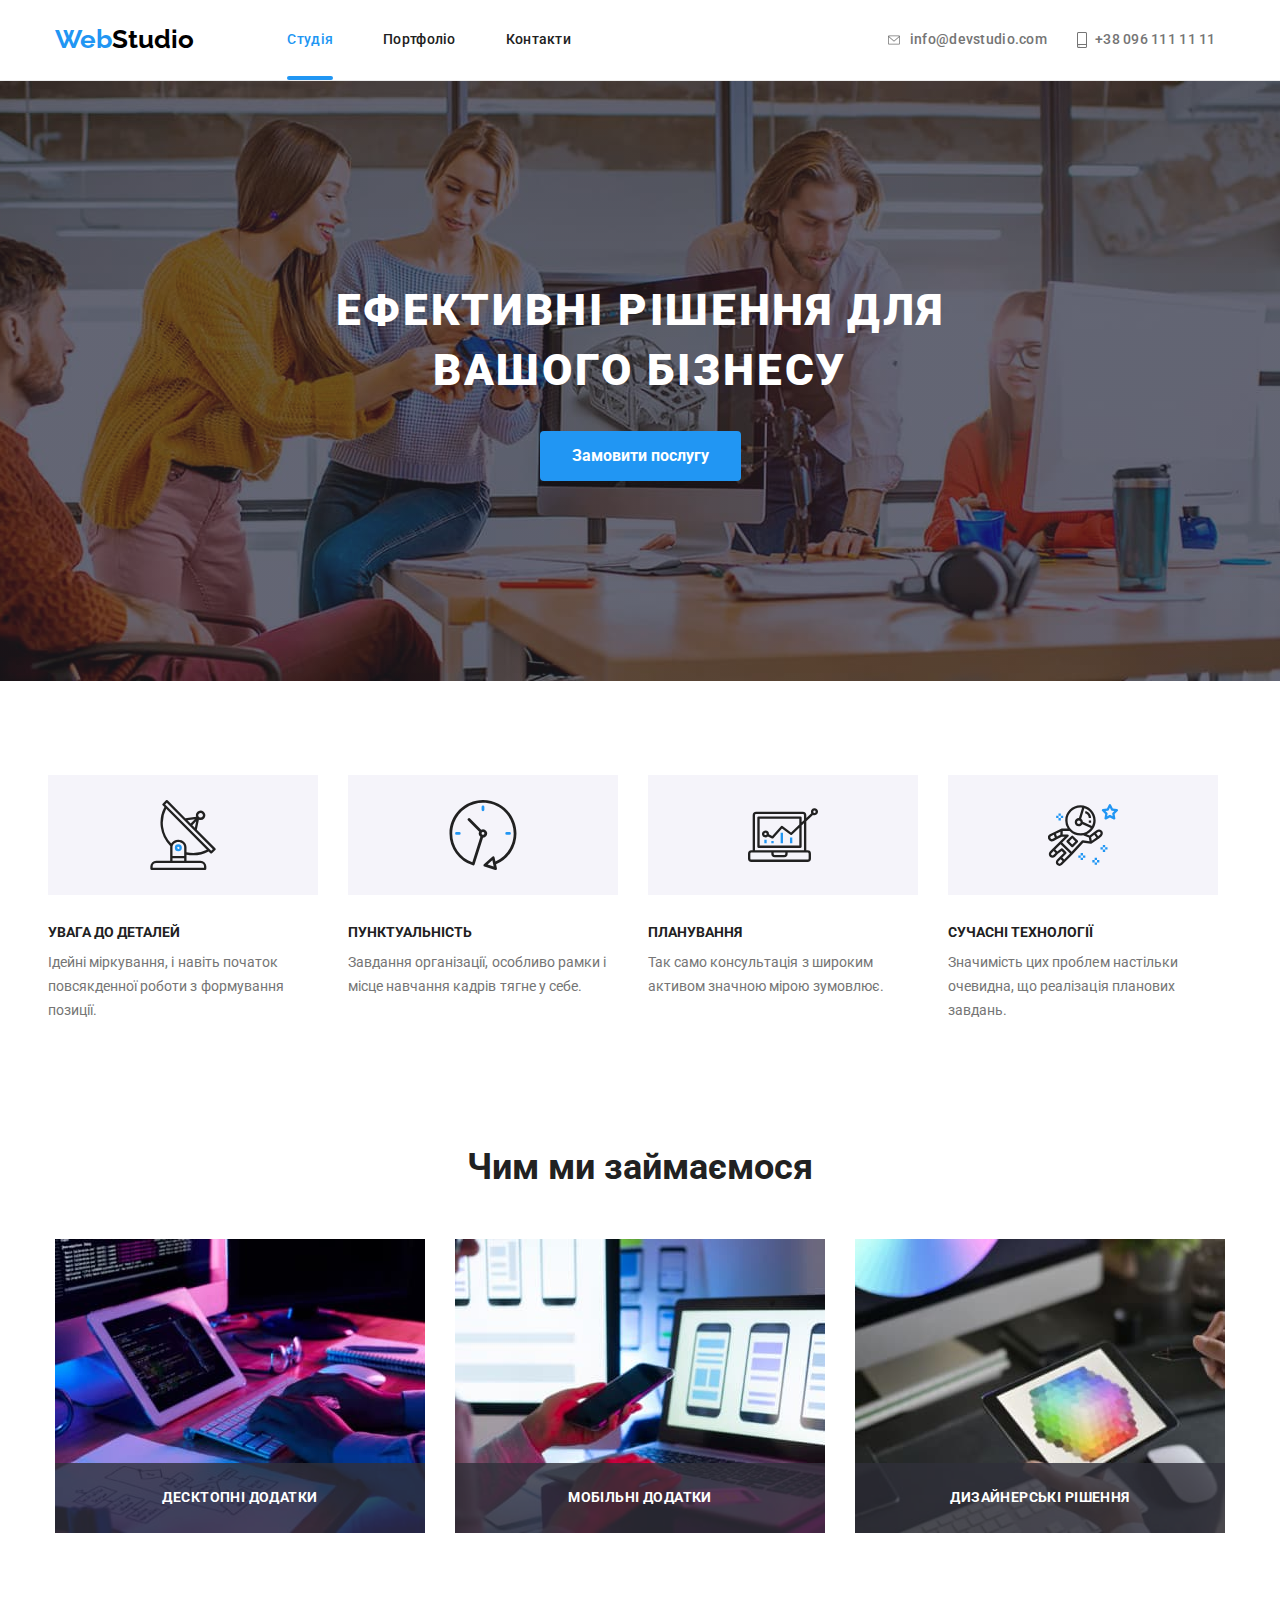
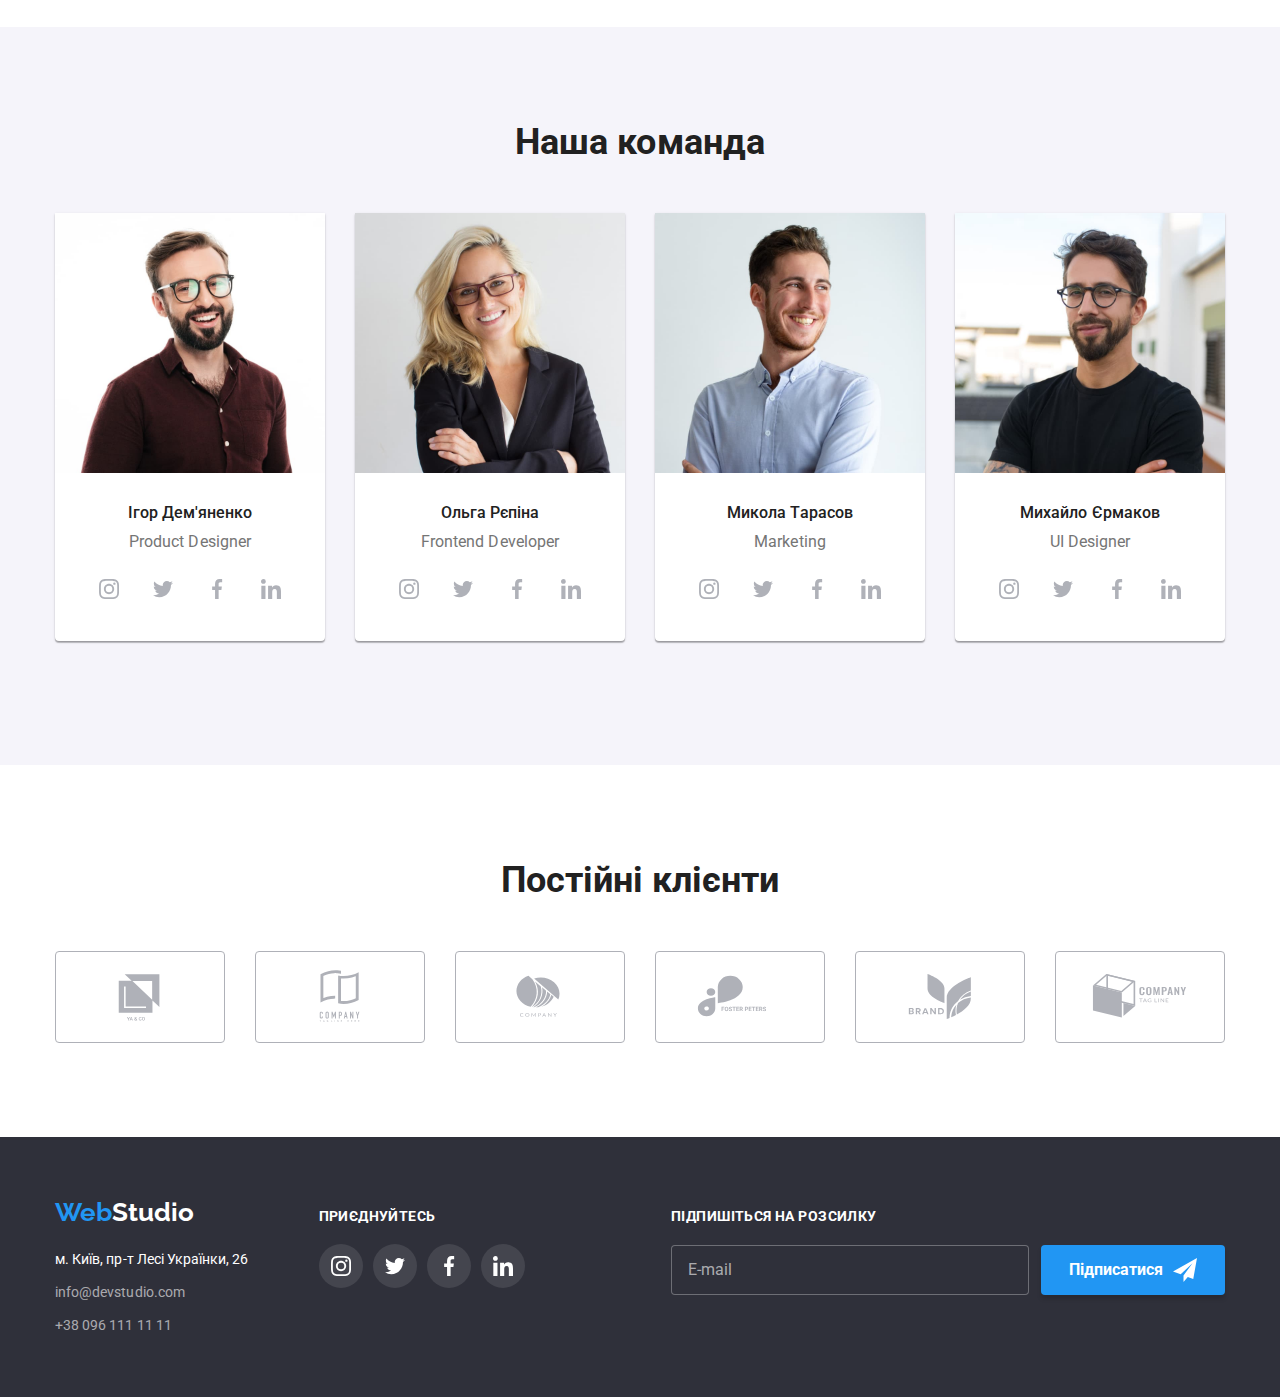
<file: index.html>
<!DOCTYPE html>
<html lang="uk">
  <head>
    <meta name="viewport" content="width=device-width, initial-scale=1.0" />
    <title>WebStudio</title>
    <link
      href="https://fonts.googleapis.com/css2?family=Raleway:wght@700&family=Roboto:wght@400;500;700;900&display=swap"
      rel="stylesheet"
    />
    <link
      rel="stylesheet"
      href="https://cdnjs.cloudflare.com/ajax/libs/modern-normalize/1.1.0/modern-normalize.min.css"
    />
    <link rel="stylesheet" href="./css/main.min.css" />
    <meta charset="UTF-8" />
    <meta http-equiv="X-UA-Compatible" content="IE=edge" />
  </head>
  <body>
    <header class="header">
      <div class="header__main-nav container vertical">
        <a href="./index.html" class="logo header__logo"
          ><span class="header__span">Web</span>Studio</a
        >

        <button
          type="button"
          class="menu-btn js-open-menu"
          aria-expanded="false"
          aria-controls="mobile-menu"
        >
          <svg width="40px" height="40px" aria-label="Перемикач меню">
            <use class="menu-btn__open" href="./images/icons.svg#icon-menu_40px-1"></use>
          </svg>
        </button>

        <div class="menu js-menu-container" id="mobile-menu">
          <button type="button" class="menu-btn js-close-menu">
            <svg width="40px" height="40px" aria-label="Перемикач меню">
              <use class="menu-btn__close" href="./images/icons.svg#icon-close_40px"></use>
            </svg>
          </button>
          <div class="menu__navigation">
            <nav class="site-nav">
              <ul class="site-nav__list">
                <li class="site-nav__item">
                  <a href="./index.html" class="site-nav__link current">Студія</a>
                </li>
                <li class="site-nav__item">
                  <a href="./portfolio.html" class="site-nav__link">Портфоліо</a>
                </li>
                <li class="site-nav__item">
                  <a href="" class="site-nav__link">Контакти</a>
                </li>
              </ul>
            </nav>
          </div>

          <div class="menu__flex">
            <div class="menu__contacts">
              <ul class="list-contact">
                <li class="list-contact__item">
                  <a
                    href="mailto:info@devstudio.com"
                    class="list-contact__link list-contact__link--font list-contact__link--margin"
                  >
                    <svg class="list-contact__icon" width="16" height="12">
                      <use href="./images/icons.svg#icon-envelope-1"></use>
                    </svg>
                    info@devstudio.com</a
                  >
                </li>
                <li class="list-contact__item">
                  <a href="tel:+380961111111" class="list-contact__link">
                    <svg class="list-contact__icon" width="10" height="16">
                      <use href="./images/icons.svg#icon-smartphone-1"></use></svg
                    >+38 096 111 11 11</a
                  >
                </li>
              </ul>
            </div>

            <div class="menu__social">
              <ul class="header-social">
                <li class="header-social__item">
                  <a href="" class="header-social__link">Instagram</a>
                </li>
                <li class="header-social__item">
                  <a href="" class="header-social__link">Twitter</a>
                </li>
                <li class="header-social__item">
                  <a href="" class="header-social__link">Facebook</a>
                </li>
                <li class="header-social__item">
                  <a href="" class="header-social__link">LinkedIn</a>
                </li>
              </ul>
            </div>
          </div>
        </div>
      </div>
    </header>
    <main>
      <section class="hero overlay">
        <div class="container vertical">
          <h1 class="hero__title">
            Ефективні рішення для <br />
            вашого бізнесу
          </h1>
          <button type="button" class="hero__btn" data-modal-open>Замовити послугу</button>

          <div class="backdrop is-hidden" data-modal>
            <div class="modal">
              <button class="modal__btn" data-modal-close>
                <svg width="18" height="18">
                  <use href="./images/icons.svg#icon-close-black-18dp-2-1-1"></use>
                </svg>
              </button>

              <p class="modal__text">Залиште свої дані, ми вам передзвонимо</p>
              <form class="form">
                <div class="form__div">
                  <span class="form__text">Ім'я</span>
                  <label class="form__field">
                    <input class="form__input" type="text" name="name" />
                    <svg class="form__icon" width="18" height="18">
                      <use href="./images/icons.svg#icon-person-black"></use>
                    </svg>
                  </label>
                </div>
                <div class="form__div">
                  <span class="form__text">Телефон</span>
                  <label class="form__field">
                    <input class="form__input" type="tel" name="telephone" />
                    <svg class="form__icon" width="18" height="18">
                      <use href="./images/icons.svg#icon-phone-black"></use>
                    </svg>
                  </label>
                </div>
                <div class="form__div">
                  <span class="form__text">Пошта</span>
                  <label class="form__field">
                    <input class="form__input" type="email" name="email" />
                    <svg class="form__icon" width="18" height="18">
                      <use href="./images/icons.svg#icon-email-black"></use>
                    </svg>
                  </label>
                </div>
                <div class="form__div-check">
                  <span class="form__text">Коментар</span>
                  <label class="form__field">
                    <textarea
                      class="form__area"
                      name="comment"
                      placeholder="Введіть текст"
                    ></textarea>
                  </label>
                </div>
                <label class="form__check-area">
                  <input class="form__checkbox visually-hidden" type="checkbox" name="license" />
                  <svg width="16" height="15" class="form__check-svg">
                    <use href="./images/icons.svg#icon-icon-check"></use>
                  </svg>
                  <span class="form__license"
                    >Погоджуюся з розсилкою та приймаю
                    <a href="" class="form__link">Умови договору</a></span
                  >
                </label>

                <button type="submit" class="form__btn">Відправити</button>
              </form>
            </div>
          </div>
        </div>
      </section>

      <section class="section">
        <div class="container">
          <h2 class="visually-hidden">Переваги студії</h2>
          <ul class="feature-list">
            <li class="feature-list__item">
              <div class="feature-list__thumb">
                <svg width="70" height="70">
                  <use href="./images/icons.svg#icon-antenna-1"></use>
                </svg>
              </div>
              <h3 class="feature-list__title">УВАГА ДО ДЕТАЛЕЙ</h3>
              <p class="feature-list__text">
                Ідейні міркування, і навіть початок повсякденної роботи з формування позиції.
              </p>
            </li>

            <li class="feature-list__item">
              <div class="feature-list__thumb">
                <svg width="70" height="70">
                  <use href="./images/icons.svg#icon-clock-1"></use>
                </svg>
              </div>
              <h3 class="feature-list__title">ПУНКТУАЛЬНІСТЬ</h3>
              <p class="feature-list__text">
                Завдання організації, особливо рамки і місце навчання кадрів тягне у себе.
              </p>
            </li>

            <li class="feature-list__item">
              <div class="feature-list__thumb">
                <svg width="70" height="70">
                  <use href="./images/icons.svg#icon-diagram-1"></use>
                </svg>
              </div>
              <h3 class="feature-list__title">ПЛАНУВАННЯ</h3>
              <p class="feature-list__text">
                Так само консультація з широким активом значною мірою зумовлює.
              </p>
            </li>

            <li class="feature-list__item">
              <div class="feature-list__thumb">
                <svg width="70" height="70">
                  <use href="./images/icons.svg#icon-astronaut-1"></use>
                </svg>
              </div>
              <h3 class="feature-list__title">СУЧАСНІ ТЕХНОЛОГІЇ</h3>
              <p class="feature-list__text">
                Значимість цих проблем настільки очевидна, що реалізація планових завдань.
              </p>
            </li>
          </ul>
        </div>
      </section>

      <section class="section section--padding">
        <div class="container container--hidden">
          <h2 class="section__title">Чим ми займаємося</h2>
          <ul class="activity-list">
            <li class="activity-list__item">
              <div class="activity-list__overlay">
                <img
                  srcset="./images/1.jpg 1x, ./images/1.2.jpg 2x"
                  src="./images/1.jpg"
                  alt="процес
                написання коду"
                  width="370"
                />
                <div class="activity-list__background">
                  <p class="activity-list__descr">Десктопні додатки</p>
                </div>
              </div>
            </li>
            <li class="activity-list__item">
              <div class="activity-list__overlay">
                <img
                  srcset="./images/2.jpg 1x, ./images/2.2.jpg 2x"
                  src="./images/2.jpg"
                  alt="процес створення макету додатку"
                  width="370"
                />
                <div class="activity-list__background">
                  <p class="activity-list__descr">Мобільні додатки</p>
                </div>
              </div>
            </li>
            <li class="activity-list__item">
              <div class="activity-list__overlay">
                <img
                  srcset="./images/3.jpg 1x, ./images/3.2.jpg 2x"
                  src="./images/3.jpg"
                  alt="обрання кольорової гами"
                  width="370"
                />
                <div class="activity-list__background">
                  <p class="activity-list__descr">Дизайнерські рішення</p>
                </div>
              </div>
            </li>
          </ul>
        </div>
      </section>

      <section class="section section--color">
        <div class="container">
          <h2 class="section__title">Наша команда</h2>
          <ul class="unit-list">
            <li class="unit-list__item">
              <img
                srcset="
                  ./images/Igordesktop1x.jpg 270w,
                  ./images/Igortablet1x.jpg  354w,
                  ./images/Igormobile1x.jpg  450w,
                  ./images/Igordesktop2x.jpg 540w,
                  ./images/Igortablet2x.jpg  708w,
                  ./images/Igormobile2x.jpg  900w
                "
                sizes="(min-width: 1200px) 270px, (min-width: 768px) 354px, 450px"
                src="./images/Igordesktop1x.jpg"
                alt="чоловік посміхається"
              />
              <div class="unit-list__position">
                <h3 class="unit-list__name">Ігор Дем'яненко</h3>
                <p class="unit-list__job">Product Designer</p>

                <ul class="social-list">
                  <li class="social-list__item">
                    <a href="" class="social-list__link">
                      <svg width="20" height="20">
                        <use href="./images/icons.svg#icon-instagram-1"></use>
                      </svg>
                    </a>
                  </li>

                  <li class="social-list__item">
                    <a href="" class="social-list__link">
                      <svg width="20" height="20">
                        <use href="./images/icons.svg#icon-twitter-1"></use>
                      </svg>
                    </a>
                  </li>
                  <li class="social-list__item">
                    <a href="" class="social-list__link">
                      <svg width="20" height="20">
                        <use href="./images/icons.svg#icon-facebook-1-1"></use>
                      </svg>
                    </a>
                  </li>
                  <li class="social-list__item">
                    <a href="" class="social-list__link">
                      <svg width="20" height="20">
                        <use href="./images/icons.svg#icon-linkedin-1"></use>
                      </svg>
                    </a>
                  </li>
                </ul>
              </div>
            </li>

            <li class="unit-list__item">
              <img
                srcset="
                  ./images/Olgadesktop1x.jpg 270w,
                  ./images/Olgatablet1x.jpg  354w,
                  ./images/Olgamobile1x.jpg  450w,
                  ./images/Olgadesktop2x.jpg 540w,
                  ./images/Olgatablet2x.jpg  708w,
                  ./images/Olgamobile2x.jpg  900w
                "
                sizes="(min-width: 1200px) 270px, (min-width: 768px) 354px, 450px"
                src="./images/Olgadesktop1x.jpg"
                alt="жінка в окулярах"
              />
              <div class="unit-list__position">
                <h3 class="unit-list__name">Ольга Рєпіна</h3>
                <p class="unit-list__job">Frontend Developer</p>
                <ul class="social-list">
                  <li class="social-list__item">
                    <a href="" class="social-list__link">
                      <svg width="20" height="20">
                        <use href="./images/icons.svg#icon-instagram-1"></use>
                      </svg>
                    </a>
                  </li>

                  <li class="social-list__item">
                    <a href="" class="social-list__link">
                      <svg width="20" height="20">
                        <use href="./images/icons.svg#icon-twitter-1"></use>
                      </svg>
                    </a>
                  </li>
                  <li class="social-list__item">
                    <a href="" class="social-list__link">
                      <svg width="20" height="20">
                        <use href="./images/icons.svg#icon-facebook-1-1"></use>
                      </svg>
                    </a>
                  </li>
                  <li class="social-list__item">
                    <a href="" class="social-list__link">
                      <svg width="20" height="20">
                        <use href="./images/icons.svg#icon-linkedin-1"></use>
                      </svg>
                    </a>
                  </li>
                </ul>
              </div>
            </li>

            <li class="unit-list__item">
              <img
                srcset="
                  ./images/Mykoladesktop1x.jpg 270w,
                  ./images/Mykolatablet1x.jpg  354w,
                  ./images/Mykolamobile1x.jpg  450w,
                  ./images/Mykoladesktop2x.jpg 540w,
                  ./images/Mykolatablet2x.jpg  708w,
                  ./images/Mykolamobile2x.jpg  900w
                "
                sizes="(min-width: 1200px) 270px, (min-width: 768px) 354px, 450px"
                src="./images/Mykoladesktop1x.jpg"
                alt="чоловік посміхається"
              />

              <div class="unit-list__position">
                <h3 class="unit-list__name">Микола Тарасов</h3>
                <p class="unit-list__job">Marketing</p>
                <ul class="social-list">
                  <li class="social-list__item">
                    <a href="" class="social-list__link">
                      <svg width="20" height="20">
                        <use href="./images/icons.svg#icon-instagram-1"></use>
                      </svg>
                    </a>
                  </li>

                  <li class="social-list__item">
                    <a href="" class="social-list__link">
                      <svg width="20" height="20">
                        <use href="./images/icons.svg#icon-twitter-1"></use>
                      </svg>
                    </a>
                  </li>
                  <li class="social-list__item">
                    <a href="" class="social-list__link">
                      <svg width="20" height="20">
                        <use href="./images/icons.svg#icon-facebook-1-1"></use>
                      </svg>
                    </a>
                  </li>
                  <li class="social-list__item">
                    <a href="" class="social-list__link">
                      <svg width="20" height="20">
                        <use href="./images/icons.svg#icon-linkedin-1"></use>
                      </svg>
                    </a>
                  </li>
                </ul>
              </div>
            </li>

            <li class="unit-list__item">
              <img
                srcset="
                  ./images/Myhailodesktop1x.jpg 270w,
                  ./images/Myhailotablet1x.jpg  354w,
                  ./images/Myhailomobile1x.jpg  450w,
                  ./images/Myhailodesktop2x.jpg 540w,
                  ./images/Myhailotablet2x.jpg  708w,
                  ./images/Myhailomobile2x.jpg  900w
                "
                sizes="(min-width: 1200px) 270px, (min-width: 768px) 354px, 450px"
                src="./images/Myhailodesktop1x.jpg"
                alt="чоловік зі схрещеними руками"
              />
              <div class="unit-list__position">
                <h3 class="unit-list__name">Михайло Єрмаков</h3>
                <p class="unit-list__job">UI Designer</p>

                <ul class="social-list">
                  <li class="social-list__item">
                    <a href="" class="social-list__link">
                      <svg width="20" height="20">
                        <use href="./images/icons.svg#icon-instagram-1"></use>
                      </svg>
                    </a>
                  </li>

                  <li class="social-list__item">
                    <a href="" class="social-list__link">
                      <svg width="20" height="20">
                        <use href="./images/icons.svg#icon-twitter-1"></use>
                      </svg>
                    </a>
                  </li>
                  <li class="social-list__item">
                    <a href="" class="social-list__link">
                      <svg width="20" height="20">
                        <use href="./images/icons.svg#icon-facebook-1-1"></use>
                      </svg>
                    </a>
                  </li>
                  <li class="social-list__item">
                    <a href="" class="social-list__link">
                      <svg width="20" height="20">
                        <use href="./images/icons.svg#icon-linkedin-1"></use>
                      </svg>
                    </a>
                  </li>
                </ul>
              </div>
            </li>
          </ul>
        </div>
      </section>

      <section class="section">
        <div class="container">
          <h2 class="section__title">Постійні клієнти</h2>
          <ul class="clients-list">
            <li class="clients-list__item">
              <a href="" class="clients-list__link">
                <svg width="106" height="60">
                  <use href="./images/icons.svg#icon-Logo"></use>
                </svg>
              </a>
            </li>

            <li class="clients-list__item">
              <a href="" class="clients-list__link">
                <svg width="106" height="60">
                  <use href="./images/icons.svg#icon-Logo-1"></use>
                </svg>
              </a>
            </li>
            <li class="clients-list__item">
              <a href="" class="clients-list__link">
                <svg width="106" height="60">
                  <use href="./images/icons.svg#icon-Logo-2"></use>
                </svg>
              </a>
            </li>
            <li class="clients-list__item">
              <a href="" class="clients-list__link">
                <svg width="106" height="60">
                  <use href="./images/icons.svg#icon-Logo-6"></use>
                </svg>
              </a>
            </li>
            <li class="clients-list__item">
              <a href="" class="clients-list__link">
                <svg class="" width="106" height="60">
                  <use href="./images/icons.svg#icon-Logo-4"></use>
                </svg>
              </a>
            </li>
            <li class="clients-list__item">
              <a href="" class="clients-list__link">
                <svg width="106" height="60">
                  <use href="./images/icons.svg#icon-Logo-5"></use>
                </svg>
              </a>
            </li>
          </ul>
        </div>
      </section>
    </main>

    <footer class="footer">
      <div class="container vertical footer__content">
        <div class="footer__flex">
          <div class="footer__info">
            <a href="./index.html" class="logo footer__logo"
              ><span class="footer__span">Web</span>Studio</a
            >
            <address class="footer-address">
              <span class="footer-address__span">м. Київ, пр-т Лесі Українки, 26</span>
              <ul class="footer-contact_list">
                <li class="footer-contact_item">
                  <a href="mailto:info@devstudio.com" class="footer-contact__link"
                    >info@devstudio.com</a
                  >
                </li>
                <li class="footer-contact_item">
                  <a href="tel:+380961111111" class="footer-contact__link">+38 096 111 11 11</a>
                </li>
              </ul>
            </address>
          </div>

          <div class="footer-network">
            <p class="footer-network__text">Приєднуйтесь</p>
            <ul class="social-list">
              <li class="social-list__item">
                <a href="" class="social-list__link social-list__link--color">
                  <svg width="20" height="20">
                    <use href="./images/icons.svg#icon-instagram-1"></use>
                  </svg>
                </a>
              </li>

              <li class="social-list__item">
                <a href="" class="social-list__link social-list__link--color">
                  <svg width="20" height="20">
                    <use href="./images/icons.svg#icon-twitter-1"></use>
                  </svg>
                </a>
              </li>
              <li class="social-list__item">
                <a href="" class="social-list__link social-list__link--color">
                  <svg width="20" height="20">
                    <use href="./images/icons.svg#icon-facebook-1-1"></use>
                  </svg>
                </a>
              </li>
              <li class="social-list__item">
                <a href="" class="social-list__link social-list__link--color">
                  <svg width="20" height="20">
                    <use href="./images/icons.svg#icon-linkedin-1"></use>
                  </svg>
                </a>
              </li>
            </ul>
          </div>
        </div>

        <div class="footer__div">
          <p class="form-sub-title">Підпишіться на розсилку</p>
          <form class="footer-form">
            <input
              type="email"
              class="footer-form__input footer-form__input--margin"
              name="email"
              placeholder="E-mail"
            />
            <button type="submit" class="footer-form__btn">
              Підписатися
              <svg class="footer-form__icon" width="24" height="24">
                <use href="./images/icons.svg#icon-icon-send"></use>
              </svg>
            </button>
          </form>
        </div>
      </div>
    </footer>

    <script src="./js/modal.js"></script>
    <script src="./js/mobile-menu.js"></script>
  </body>
</html>
</file>
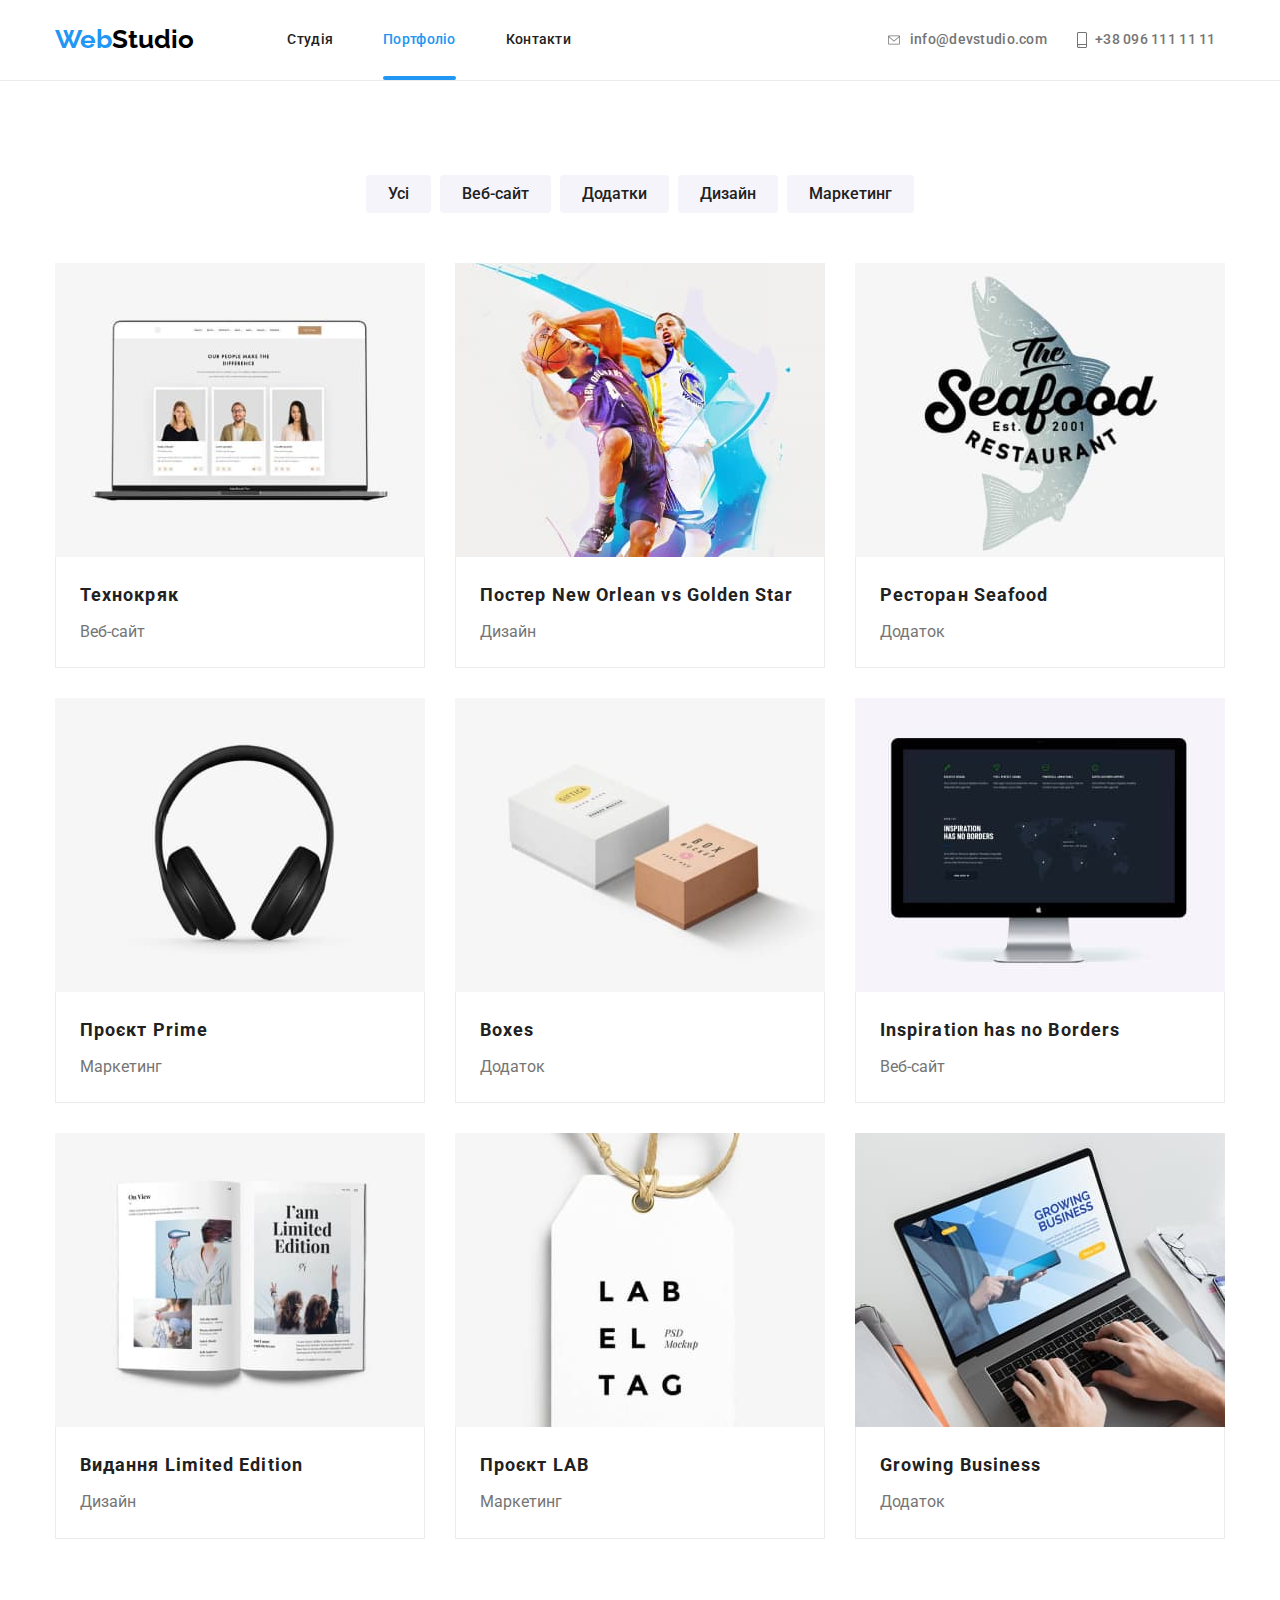
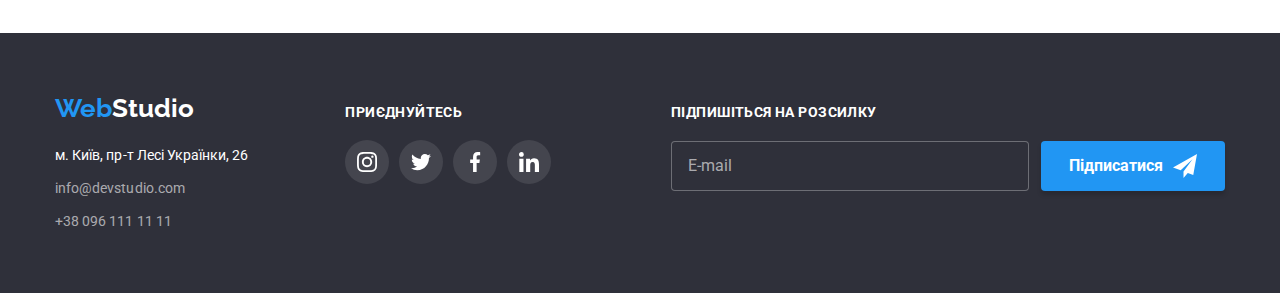
<file: portfolio.html>
<!DOCTYPE html>
<html lang="uk">
  <head>
    <title>Portfolio</title>
    <link
      href="https://fonts.googleapis.com/css2?family=Raleway:wght@700&family=Roboto:wght@400;500;700;900&display=swap"
      rel="stylesheet"
    />
    <link
      rel="stylesheet"
      href="https://cdnjs.cloudflare.com/ajax/libs/modern-normalize/1.1.0/modern-normalize.min.css"
    />
    <link rel="stylesheet" href="./css/main.min.css" />
    <meta charset="UTF-8" />
    <meta http-equiv="X-UA-Compatible" content="IE=edge" />
    <meta name="viewport" content="width=device-width, initial-scale=1.0" />
  </head>
  <body>
    <header class="header">
      <div class="main-nav header__main-nav container vertical">
        <a href="./index.html" class="logo header__logo"
          ><span class="header__span">Web</span>Studio</a
        >
        <nav class="site-nav">
          <ul class="site-nav__list">
            <li class="site-nav__item">
              <a href="./index.html" class="site-nav__link">Студія</a>
            </li>
            <li class="site-nav__item">
              <a href="./portfolio.html" class="site-nav__link current current-border">Портфоліо</a>
            </li>
            <li class="site-nav__item">
              <a href="" class="site-nav__link">Контакти</a>
            </li>
          </ul>
        </nav>
        <ul class="list-contact">
          <li class="list-contact__item">
            <a href="mailto:info@devstudio.com" class="list-contact__link">
              <svg class="list-contact__icon" width="16" height="12">
                <use href="./images/icons.svg#icon-envelope-1"></use>
              </svg>
              info@devstudio.com</a
            >
          </li>
          <li class="list-contact__item">
            <a href="tel:+380961111111" class="list-contact__link">
              <svg class="list-contact__icon" width="10" height="16">
                <use href="./images/icons.svg#icon-smartphone-1"></use></svg
              >+38 096 111 11 11</a
            >
          </li>
        </ul>
      </div>
    </header>

    <main>
      <h1 class="visually-hidden">Фільтр</h1>
      <section class="section">
        <div class="container">
          <ul class="filter-list">
            <li class="filter-list__item">
              <button type="button" class="filter-list__btn">Усі</button>
            </li>
            <li class="filter-list__item">
              <button type="button" class="filter-list__btn">Веб-сайт</button>
            </li>
            <li class="filter-list__item">
              <button type="button" class="filter-list__btn">Додатки</button>
            </li>
            <li class="filter-list__item">
              <button type="button" class="filter-list__btn">Дизайн</button>
            </li>
            <li class="filter-list__item">
              <button type="button" class="filter-list__btn">Маркетинг</button>
            </li>
          </ul>

          <ul class="gallery">
            <li class="gallery__item">
              <a href="" class="gallery__link">
                <div class="gallery__box">
                  <img src="./images/8.jpg" alt="ноутбук з відкритим сайтом" width="370" />
                  <div class="gallery__overlay">
                    <div class="gallery__descr">
                      <p class="gallery__text">
                        Ресурс пропонує комплексні пропозиції з різним рівнем функціоналу та
                        сервісів. Все це дозволить відвідувачу отримати вичерпні відомості про
                        компанію чи приватну особу.
                      </p>
                    </div>
                  </div>
                </div>
                <div class="gallery__content">
                  <h2 class="gallery__project">Технокряк</h2>
                  <p class="gallery__area">Веб-сайт</p>
                </div>
              </a>
            </li>

            <li class="gallery__item">
              <a href="" class="gallery__link">
                <div class="gallery__box">
                  <img src="./images/9.jpg" alt="постер з двома баскетболістами" width="370" />
                  <div class="gallery__overlay">
                    <div class="gallery__descr">
                      <p class="gallery__text">
                        Ресурс пропонує комплексні пропозиції з різним рівнем функціоналу та
                        сервісів. Все це дозволить відвідувачу отримати вичерпні відомості про
                        компанію чи приватну особу.
                      </p>
                    </div>
                  </div>
                </div>
                <div class="gallery__content">
                  <h2 class="gallery__project">Постер New Orlean vs Golden Star</h2>
                  <p class="gallery__area">Дизайн</p>
                </div>
              </a>
            </li>

            <li class="gallery__item">
              <a href="" class="gallery__link">
                <div class="gallery__box">
                  <img src="./images/10.jpg" alt="логотип ресторану" width="370" />
                  <div class="gallery__overlay">
                    <div class="gallery__descr">
                      <p class="gallery__text">
                        Ресурс пропонує комплексні пропозиції з різним рівнем функціоналу та
                        сервісів. Все це дозволить відвідувачу отримати вичерпні відомості про
                        компанію чи приватну особу.
                      </p>
                    </div>
                  </div>
                </div>
                <div class="gallery__content">
                  <h2 class="gallery__project">Ресторан Seafood</h2>
                  <p class="gallery__area">Додаток</p>
                </div>
              </a>
            </li>

            <li class="gallery__item">
              <a href="" class="gallery__link">
                <div class="gallery__box">
                  <img src="./images/11.jpg" alt="накладні навушники" width="370" />
                  <div class="gallery__overlay">
                    <div class="gallery__descr">
                      <p class="gallery__text">
                        Ресурс пропонує комплексні пропозиції з різним рівнем функціоналу та
                        сервісів. Все це дозволить відвідувачу отримати вичерпні відомості про
                        компанію чи приватну особу.
                      </p>
                    </div>
                  </div>
                </div>

                <div class="gallery__content">
                  <h2 class="gallery__project">Проєкт Prime</h2>
                  <p class="gallery__area">Маркетинг</p>
                </div>
              </a>
            </li>

            <li class="gallery__item">
              <a href="" class="gallery__link">
                <div class="gallery__box">
                  <img src="./images/12.jpg" alt="дві картонні коробки" width="370" />
                  <div class="gallery__overlay">
                    <div class="gallery__descr">
                      <p class="gallery__text">
                        Ресурс пропонує комплексні пропозиції з різним рівнем функціоналу та
                        сервісів. Все це дозволить відвідувачу отримати вичерпні відомості про
                        компанію чи приватну особу.
                      </p>
                    </div>
                  </div>
                </div>
                <div class="gallery__content">
                  <h2 class="gallery__project">Boxes</h2>
                  <p class="gallery__area">Додаток</p>
                </div>
              </a>
            </li>

            <li class="gallery__item">
              <a href="" class="gallery__link">
                <div class="gallery__box">
                  <img src="./images/13.jpg" alt="комп'ютерний монітор" width="370" />
                  <div class="gallery__overlay">
                    <div class="gallery__descr">
                      <p class="gallery__text">
                        Ресурс пропонує комплексні пропозиції з різним рівнем функціоналу та
                        сервісів. Все це дозволить відвідувачу отримати вичерпні відомості про
                        компанію чи приватну особу.
                      </p>
                    </div>
                  </div>
                </div>
                <div class="gallery__content">
                  <h2 class="gallery__project">Inspiration has no Borders</h2>
                  <p class="gallery__area">Веб-сайт</p>
                </div>
              </a>
            </li>

            <li class="gallery__item">
              <a href="" class="gallery__link">
                <div class="gallery__box">
                  <img src="./images/14.jpg" alt="розворот журналу" width="370" />
                  <div class="gallery__overlay">
                    <div class="gallery__descr">
                      <p class="gallery__text">
                        Ресурс пропонує комплексні пропозиції з різним рівнем функціоналу та
                        сервісів. Все це дозволить відвідувачу отримати вичерпні відомості про
                        компанію чи приватну особу.
                      </p>
                    </div>
                  </div>
                </div>
                <div class="gallery__content">
                  <h2 class="gallery__project">Видання Limited Edition</h2>
                  <p class="gallery__area">Дизайн</p>
                </div>
              </a>
            </li>

            <li class="gallery__item">
              <a href="" class="gallery__link">
                <div class="gallery__box">
                  <img src="./images/15.jpg" alt="лейбл" width="370" />
                  <div class="gallery__overlay">
                    <div class="gallery__descr">
                      <p class="gallery__text">
                        Ресурс пропонує комплексні пропозиції з різним рівнем функціоналу та
                        сервісів. Все це дозволить відвідувачу отримати вичерпні відомості про
                        компанію чи приватну особу.
                      </p>
                    </div>
                  </div>
                </div>
                <div class="gallery__content">
                  <h2 class="gallery__project">Проєкт LAB</h2>
                  <p class="gallery__area">Маркетинг</p>
                </div>
              </a>
            </li>

            <li class="gallery__item">
              <a href="" class="gallery__link">
                <div class="gallery__box">
                  <img src="./images/16.jpg" alt="людина набирає текст на клавіатурі" width="370" />
                  <div class="gallery__overlay">
                    <div class="gallery__descr">
                      <p class="gallery__text">
                        Ресурс пропонує комплексні пропозиції з різним рівнем функціоналу та
                        сервісів. Все це дозволить відвідувачу отримати вичерпні відомості про
                        компанію чи приватну особу.
                      </p>
                    </div>
                  </div>
                </div>
                <div class="gallery__content">
                  <h2 class="gallery__project">Growing Business</h2>
                  <p class="gallery__area">Додаток</p>
                </div>
              </a>
            </li>
          </ul>
        </div>
      </section>
    </main>

    <footer class="footer">
      <div class="container vertical footer__content">
        <div class="footer__info">
          <a href="./index.html" class="logo footer__logo"
            ><span class="footer__span">Web</span>Studio</a
          >
          <address class="footer-address">
            <span class="footer-address__span">м. Київ, пр-т Лесі Українки, 26</span>
            <ul class="footer-contact_list">
              <li class="footer-contact_item">
                <a href="mailto:info@devstudio.com" class="footer-contact__link"
                  >info@devstudio.com</a
                >
              </li>
              <li class="footer-contact_item">
                <a href="tel:+380961111111" class="footer-contact__link">+38 096 111 11 11</a>
              </li>
            </ul>
          </address>
        </div>

        <div class="footer-network">
          <p class="footer-network__text">Приєднуйтесь</p>
          <ul class="social-list">
            <li class="social-list__item">
              <a href="" class="social-list__link social-list__link--color">
                <svg width="20" height="20">
                  <use href="./images/icons.svg#icon-instagram-1"></use>
                </svg>
              </a>
            </li>

            <li class="social-list__item">
              <a href="" class="social-list__link social-list__link--color">
                <svg width="20" height="20">
                  <use href="./images/icons.svg#icon-twitter-1"></use>
                </svg>
              </a>
            </li>
            <li class="social-list__item">
              <a href="" class="social-list__link social-list__link--color">
                <svg width="20" height="20">
                  <use href="./images/icons.svg#icon-facebook-1-1"></use>
                </svg>
              </a>
            </li>
            <li class="social-list__item">
              <a href="" class="social-list__link social-list__link--color">
                <svg width="20" height="20">
                  <use href="./images/icons.svg#icon-linkedin-1"></use>
                </svg>
              </a>
            </li>
          </ul>
        </div>

        <div>
          <p class="form-sub-title">Підпишіться на розсилку</p>
          <form class="footer-form">
            <input type="email" class="footer-form__input" name="email" placeholder="E-mail" />
            <button type="submit" class="footer-form__btn">
              Підписатися
              <svg class="footer-form__icon" width="24" height="24">
                <use href="./images/icons.svg#icon-icon-send"></use>
              </svg>
            </button>
          </form>
        </div>
      </div>
    </footer>
  </body>
</html>
</file>
<file: css/main.min.css>
:root{--primary-text-color: #757575;--title-text-color: #212121;--primary-background: #ffffff;--secondary-background: #2f303a;--accent-color: #2196f3;--button-background: #f5f4fa;--button-active: #188ce8;--footer-contact: rgba(255, 255, 255, 0.6);--logo: #000000;--border-line: #ececec;--social-icon: #afb1b8;--portfolio-gap: 30px;--time-declaration: cubic-bezier(0.4, 0, 0.2, 1);--main-font-family: Roboto, sans-serif}.visually-hidden{position:absolute;width:1px;height:1px;margin:-1px;border:0;padding:0;white-space:nowrap;-webkit-clip-path:inset(100%);clip-path:inset(100%);clip:rect(0 0 0 0);overflow:hidden}body{font-family:var(--main-font-family);letter-spacing:.003em}h1,h2,h3,p,ul{margin:0;padding:0}img{display:block;max-width:100%;height:auto}li{list-style:none}a{text-decoration:none}.section{padding:60px 0 60px 0}@media screen and (min-width: 1200px){.section{padding:94px 0 94px 0}}.section--color{background-color:var(--button-background)}.section--padding{padding-top:0}.section__title{color:var(--title-text-color);text-align:center;font-weight:700}@media screen and (max-width: 1199px){.section__title{margin-bottom:30px;font-size:28px;line-height:1.18}}@media screen and (min-width: 1200px){.section__title{margin-bottom:50px;font-size:36px;line-height:1.17}}.container{padding-left:15px;padding-right:15px;margin-left:auto;margin-right:auto}@media screen and (min-width: 480px){.container{width:480px}}@media screen and (min-width: 768px){.container{width:768px}}@media screen and (min-width: 1200px){.container{width:1200px}}@media screen and (max-width: 1200px){.container--hidden{display:none}}.vertical{padding-top:0px;padding-bottom:0px}.logo{font-family:"Raleway";font-style:normal;font-weight:700;font-size:26px;line-height:1.2;text-decoration:none}.header{border-bottom:1px solid var(--border-line)}@media screen and (max-width: 767px){.header{position:sticky;top:0;z-index:1;background-color:var(--primary-background)}}@media screen and (min-width: 768px){.current{position:relative}.current::after{content:" ";position:absolute;display:block;width:100%;height:4px;border-radius:2px;background:var(--accent-color);bottom:0}}.header__main-nav{display:-webkit-box;display:-ms-flexbox;display:flex;-webkit-box-align:center;-ms-flex-align:center;align-items:center}@media screen and (max-width: 767px){.header__main-nav{height:60px;-webkit-box-pack:justify;-ms-flex-pack:justify;justify-content:space-between}}@media screen and (max-width: 1199px){.header__main-nav{height:80px}}.header__logo{color:var(--logo)}@media screen and (min-width: 768px){.header__logo{margin-right:87px}}@media screen and (min-width: 1200px){.header__logo{margin-right:93px}}.header__span{color:var(--accent-color)}@media screen and (max-width: 767px){.menu{position:fixed;display:-webkit-box;display:-ms-flexbox;display:flex;-webkit-box-orient:vertical;-webkit-box-direction:normal;-ms-flex-direction:column;flex-direction:column;-webkit-box-pack:justify;-ms-flex-pack:justify;justify-content:space-between;top:0;left:0;width:100vw;height:100vh;overflow-y:scroll;z-index:999;background-color:var(--primary-background);-webkit-transform:translateX(100%);transform:translateX(100%);-webkit-transition:-webkit-transform 250ms var(--time-declaration);transition:-webkit-transform 250ms var(--time-declaration);transition:transform 250ms var(--time-declaration);transition:transform 250ms var(--time-declaration), -webkit-transform 250ms var(--time-declaration);padding:48px 40px}.menu.is-open{-webkit-transform:translateX(0);transform:translateX(0)}}@media screen and (max-width: 767px)and (max-width: 480px){.menu{padding:28px 20px}}@media screen and (min-width: 768px){.menu{display:-webkit-box;display:-ms-flexbox;display:flex;-webkit-box-orient:horizontal;-webkit-box-direction:normal;-ms-flex-direction:row;flex-direction:row}}.menu .menu-btn{position:absolute;top:10px;right:15px}.menu-btn{border-style:none;margin:0;padding:0;background-color:rgba(0,0,0,0)}.menu-btn:focus{fill:var(--accent-color);-webkit-transition:fill 250ms var(--time-declaration);transition:fill 250ms var(--time-declaration)}@media screen and (min-width: 768px){.menu-btn{display:none}}.list-contact{display:-webkit-box;display:-ms-flexbox;display:flex}@media screen and (max-width: 767px){.list-contact{-webkit-box-orient:vertical;-webkit-box-direction:reverse;-ms-flex-direction:column-reverse;flex-direction:column-reverse;-webkit-box-align:left;-ms-flex-align:left;align-items:left;-webkit-box-pack:center;-ms-flex-pack:center;justify-content:center}}@media screen and (min-width: 768px)and (max-width: 1199px){.list-contact{display:-webkit-box;display:-ms-flexbox;display:flex;-webkit-box-orient:vertical;-webkit-box-direction:normal;-ms-flex-direction:column;flex-direction:column;padding:21px 0 21px 0}}@media screen and (min-width: 1200px){.list-contact{padding:32px 0 32px 0}}@media screen and (min-width: 1200px){.list-contact__item+.list-contact__item{margin-left:30px}}@media screen and (max-width: 767px){.list-contact__item:last-child{margin-bottom:32px}.list-contact__item:not(:last-child){margin-bottom:64px}}.list-contact__link{color:var(--accent-color);font-weight:500;letter-spacing:.02em;font-size:22px;line-height:1.18}.list-contact__link:hover,.list-contact__link:focus{color:var(--accent-color);fill:var(--accent-color)}@media screen and (min-width: 480px){.list-contact__link{font-size:34px}}@media screen and (min-width: 768px){.list-contact__link{color:var(--primary-text-color);font-size:14px;line-height:1.14;fill:var(--primary-text-color);-webkit-transition:color 250ms var(--time-declaration);transition:color 250ms var(--time-declaration)}}@media screen and (min-width: 768px){.list-contact__link{display:-webkit-box;display:-ms-flexbox;display:flex;-webkit-box-align:center;-ms-flex-align:center;align-items:center}}@media screen and (min-width: 768px)and (max-width: 1199px){.list-contact__link--margin{margin-bottom:10px}}@media screen and (max-width: 480px){.list-contact__link--font{color:var(--primary-text-color);font-size:16px}}@media screen and (min-width: 480px)and (max-width: 767px){.list-contact__link--font{color:var(--primary-text-color);font-size:24px;line-height:1.17}}.list-contact__icon{-webkit-transition:fill 250ms var(--time-declaration);transition:fill 250ms var(--time-declaration)}@media screen and (max-width: 767px){.list-contact__icon{display:none}}@media screen and (min-width: 768px){.list-contact__icon{display:block;margin-right:8px}}@media screen and (min-width: 768px){.site-nav__list{display:-webkit-box;display:-ms-flexbox;display:flex}}@media screen and (min-width: 768px)and (max-width: 1199px){.site-nav__list{margin-right:96px}}@media screen and (min-width: 1200px){.site-nav__list{margin-right:315px}}@media screen and (max-width: 767px){.site-nav__item:not(:last-child){margin-bottom:34px}}@media screen and (min-width: 768px){.site-nav__item:not(:last-child){margin-right:50px}}.site-nav__link{display:block;color:var(--title-text-color);letter-spacing:.02em;font-weight:500;font-size:36px;line-height:1.175;-webkit-transition:color 250ms var(--time-declaration);transition:color 250ms var(--time-declaration)}@media screen and (min-width: 480px){.site-nav__link{font-size:40px}}@media screen and (min-width: 768px){.site-nav__link{font-size:14px;line-height:1.14}}.site-nav__link:hover,.site-nav__link:focus{color:var(--accent-color)}@media screen and (min-width: 768px){.site-nav__link{padding:32px 0 32px 0}}.site-nav__link.current{color:var(--accent-color)}.header-social{display:-webkit-box;display:-ms-flexbox;display:flex}@media screen and (min-width: 768px){.header-social{display:none}}.header-social__item:not(:last-child){padding:0 10px 0 10px;border-right:1px solid rgba(33,33,33,.2)}.header-social__item:last-child{padding-left:10px}.header-social__item:first-child{padding-left:0px}@media screen and (max-width: 479px){.header-social__item:not(:last-child){padding:0 5px 0 5px}.header-social__item:last-child{padding-left:5px}}.header-social__item:first-child{padding-left:0px}.header-social__link{color:var(--accent-color);font-weight:500;font-size:18px;line-height:1.2;letter-spacing:.02em}@media screen and (max-width: 480px){.header-social__link{font-size:14px}}.menu__flex{display:-webkit-box;display:-ms-flexbox;display:flex;-webkit-box-orient:vertical;-webkit-box-direction:normal;-ms-flex-direction:column;flex-direction:column;-webkit-box-pack:justify;-ms-flex-pack:justify;justify-content:space-between}.hero{background-color:var(--secondary-background);text-align:center;padding:118px 0 118px 0}@media screen and (min-width: 1200px){.hero{padding:200px 0 200px 0}}.overlay{max-width:1600px;min-height:400px;margin-left:auto;margin-right:auto;background-size:cover;background-position:center;background-repeat:no-repeat;background-image:-webkit-gradient(linear, left top, right top, from(rgba(47, 48, 58, 0.4)), to(rgba(47, 48, 58, 0.4))),url(../images/heromobile1x.jpg);background-image:linear-gradient(to right, rgba(47, 48, 58, 0.4), rgba(47, 48, 58, 0.4)),url(../images/heromobile1x.jpg)}@media(min-device-pixel-ratio: 2),(-webkit-min-device-pixel-ratio: 2),(min-resolution: 192dpi),(min-resolution: 2dppx){.overlay{background-image:-webkit-gradient(linear, left top, right top, from(rgba(47, 48, 58, 0.4)), to(rgba(47, 48, 58, 0.4))),url(../images/heromobile2x.jpg);background-image:linear-gradient(to right, rgba(47, 48, 58, 0.4), rgba(47, 48, 58, 0.4)),url(../images/heromobile2x.jpg)}}@media screen and (min-width: 768px){.overlay{background-image:-webkit-gradient(linear, left top, right top, from(rgba(47, 48, 58, 0.4)), to(rgba(47, 48, 58, 0.4))),url(../images/herotablet1x.jpg);background-image:linear-gradient(to right, rgba(47, 48, 58, 0.4), rgba(47, 48, 58, 0.4)),url(../images/herotablet1x.jpg)}}@media screen and (min-width: 768px)and (min-device-pixel-ratio: 2),screen and (min-width: 768px)and (-webkit-min-device-pixel-ratio: 2),screen and (min-width: 768px)and (min-resolution: 192dpi),screen and (min-width: 768px)and (min-resolution: 2dppx){.overlay{background-image:-webkit-gradient(linear, left top, right top, from(rgba(47, 48, 58, 0.4)), to(rgba(47, 48, 58, 0.4))),url(../images/herotablet2x.jpg);background-image:linear-gradient(to right, rgba(47, 48, 58, 0.4), rgba(47, 48, 58, 0.4)),url(../images/herotablet2x.jpg)}}@media screen and (min-width: 1200px){.overlay{background-image:-webkit-gradient(linear, left top, right top, from(rgba(47, 48, 58, 0.4)), to(rgba(47, 48, 58, 0.4))),url(../images/background.jpg);background-image:linear-gradient(to right, rgba(47, 48, 58, 0.4), rgba(47, 48, 58, 0.4)),url(../images/background.jpg)}}@media screen and (min-width: 1200px)and (min-device-pixel-ratio: 2),screen and (min-width: 1200px)and (-webkit-min-device-pixel-ratio: 2),screen and (min-width: 1200px)and (min-resolution: 192dpi),screen and (min-width: 1200px)and (min-resolution: 2dppx){.overlay{background-image:-webkit-gradient(linear, left top, right top, from(rgba(47, 48, 58, 0.4)), to(rgba(47, 48, 58, 0.4))),url(../images/herodesktop2x.jpg);background-image:linear-gradient(to right, rgba(47, 48, 58, 0.4), rgba(47, 48, 58, 0.4)),url(../images/herodesktop2x.jpg)}}.hero__title{color:var(--primary-background);font-weight:900;font-size:26px;line-height:1.6;letter-spacing:.06em;letter-spacing:.06em;text-transform:uppercase;margin-bottom:30px}@media screen and (min-width: 1200px){.hero__title{font-size:44px;line-height:1.36}}.hero__btn{cursor:pointer;border-style:none;padding:10px 32px;border-radius:4px;background-color:var(--accent-color);color:var(--primary-background);font-family:inherit;font-weight:700;font-size:16px;line-height:1.9;-webkit-transition:background-color 250ms var(--time-declaration),-webkit-box-shadow 250ms var(--time-declaration);transition:background-color 250ms var(--time-declaration),-webkit-box-shadow 250ms var(--time-declaration);transition:background-color 250ms var(--time-declaration),box-shadow 250ms var(--time-declaration);transition:background-color 250ms var(--time-declaration),box-shadow 250ms var(--time-declaration),-webkit-box-shadow 250ms var(--time-declaration)}.hero__btn:hover,.hero__btn:focus{background-color:var(--button-active);-webkit-box-shadow:0px 4px 4px rgba(0,0,0,.15);box-shadow:0px 4px 4px rgba(0,0,0,.15)}.backdrop{position:fixed;top:0;left:0;width:100%;height:100%;background-color:rgba(0,0,0,.2);z-index:1;overflow-y:scroll;-webkit-transition:opacity 250ms var(--time-declaration);transition:opacity 250ms var(--time-declaration)}.backdrop.is-hidden{opacity:0;pointer-events:none}.modal{position:absolute;padding:40px;background-color:var(--primary-background);-webkit-box-shadow:0px 1px 3px rgba(0,0,0,.12),0px 1px 1px rgba(0,0,0,.14),0px 2px 1px rgba(0,0,0,.2);box-shadow:0px 1px 3px rgba(0,0,0,.12),0px 1px 1px rgba(0,0,0,.14),0px 2px 1px rgba(0,0,0,.2);border-radius:4px}@media screen and (max-width: 479px){.modal{top:5%}}@media screen and (min-width: 480px){.modal{top:5%;left:50%;-webkit-transform:translateX(-50%);transform:translateX(-50%);width:450px}}@media screen and (min-width: 1200px){.modal{left:50%;top:50%;-webkit-transform:translate(-50%, -50%);transform:translate(-50%, -50%);width:528px}}.modal__btn{position:absolute;right:8px;top:8px;display:-webkit-box;display:-ms-flexbox;display:flex;-webkit-box-align:center;-ms-flex-align:center;align-items:center;cursor:pointer;width:30px;height:30px;background-color:var(--primary-background);border:1px solid rgba(0,0,0,.1);border-radius:50%;-webkit-transition:fill 250ms var(--time-declaration);transition:fill 250ms var(--time-declaration)}.modal__btn:focus,.modal__btn:hover{fill:var(--accent-color)}.modal__text{margin-bottom:12px;color:var(#212121);font-weight:700;font-size:20px;line-height:1.15;text-align:center;letter-spacing:.03em}.form{display:block}.form__div{text-align:left;margin-bottom:10px}.form__div-check{text-align:left;margin-bottom:20px}.form__text{display:block;margin-bottom:4px;color:var(--primary-text-color);font-weight:400;font-size:12px;line-height:1.17;letter-spacing:.01em}.form__field{position:relative;display:-webkit-box;display:-ms-flexbox;display:flex;-webkit-box-orient:vertical;-webkit-box-direction:normal;-ms-flex-direction:column;flex-direction:column}.form__icon{position:absolute;display:inline-block;top:50%;left:12px;-webkit-transform:translateY(-50%);transform:translateY(-50%);-webkit-transition:fill 250ms var(--time-declaration);transition:fill 250ms var(--time-declaration)}.form__input{width:100%;height:40px;padding:12px 42px;border:1px solid rgba(33,33,33,.2);border-radius:4px;-webkit-transition:border 250ms var(--time-declaration);transition:border 250ms var(--time-declaration);color:var(#212121);font-weight:400;font-size:15px;line-height:1.17;letter-spacing:.01em}.form__input:focus{outline:none;border:1px solid var(--accent-color);fill:var(--accent-color)}.form__input:focus+.form__icon{fill:var(--accent-color)}.form__area{resize:none;padding:12px 16px;width:100%;height:120px;border:1px solid rgba(33,33,33,.2);border-radius:4px;-webkit-transition:border 250ms var(--time-declaration);transition:border 250ms var(--time-declaration);color:var(#212121);font-weight:400;font-size:12px;line-height:1.17;letter-spacing:.01em}.form__area:focus{outline:none;border:1px solid var(--accent-color)}.form__area::-webkit-input-placeholder{color:rgba(117,117,117,.5);font-weight:400;font-size:12px;line-height:1.17;letter-spacing:.01em}.form__area::-moz-placeholder{color:rgba(117,117,117,.5);font-weight:400;font-size:12px;line-height:1.17;letter-spacing:.01em}.form__area:-ms-input-placeholder{color:rgba(117,117,117,.5);font-weight:400;font-size:12px;line-height:1.17;letter-spacing:.01em}.form__area::-ms-input-placeholder{color:rgba(117,117,117,.5);font-weight:400;font-size:12px;line-height:1.17;letter-spacing:.01em}.form__area::placeholder{color:rgba(117,117,117,.5);font-weight:400;font-size:12px;line-height:1.17;letter-spacing:.01em}.form__check-area{display:-webkit-box;display:-ms-flexbox;display:flex;-webkit-box-pack:center;-ms-flex-pack:center;justify-content:center;margin-bottom:30px;-webkit-box-align:center;-ms-flex-align:center;align-items:center}.form__checkbox{width:1px;height:1px;margin:-1px;border:0;padding:0;clip:rect(0 0 0 0);overflow:hidden}.form__checkbox+.form__check-svg{border:2px solid #000;border-radius:2px;margin-right:8px;-webkit-transition:border 250ms var(--time-declaration),background-color 250ms var(--time-declaration),fill 250ms var(--time-declaration);transition:border 250ms var(--time-declaration),background-color 250ms var(--time-declaration),fill 250ms var(--time-declaration)}.form__checkbox:checked+.form__check-svg{fill:var(--primary-background);background-color:var(--accent-color);border:none}.form__checkbox:focus+.form__check-svg{border:2px solid var(--accent-color)}.form__checkbox:focus:checked+.form__check-svg{border:none}.form__license{color:var(--primary-text-color);font-weight:400;font-size:12px;line-height:14px;line-height:1.71;letter-spacing:.03em}@media screen and (min-width: 1200px){.form__license{font-size:14px}}.form__link{color:var(--accent-color);font-weight:400;font-size:12px;line-height:1.71;letter-spacing:.03em}@media screen and (min-width: 1200px){.form__link{font-size:14px}}.form__btn{cursor:pointer;border-style:none;padding:10px 52px;border-radius:4px;-webkit-box-shadow:0px 4px 4px rgba(0,0,0,.15);box-shadow:0px 4px 4px rgba(0,0,0,.15);background-color:var(--accent-color);color:var(--primary-background);font-family:inherit;font-weight:700;font-size:16px;line-height:1.875;letter-spacing:.06em;-webkit-transition:background-color 250ms var(--time-declaration),-webkit-box-shadow 250ms var(--time-declaration);transition:background-color 250ms var(--time-declaration),-webkit-box-shadow 250ms var(--time-declaration);transition:box-shadow 250ms var(--time-declaration),background-color 250ms var(--time-declaration);transition:box-shadow 250ms var(--time-declaration),background-color 250ms var(--time-declaration),-webkit-box-shadow 250ms var(--time-declaration)}.form__btn:focus,.form__btn:hover{background-color:var(--button-active);-webkit-box-shadow:0px 4px 4px rgba(0,0,0,.15);box-shadow:0px 4px 4px rgba(0,0,0,.15)}@media screen and (min-width: 768px){.feature-list{display:-webkit-box;display:-ms-flexbox;display:flex;-ms-flex-wrap:wrap;flex-wrap:wrap;-webkit-box-pack:center;-ms-flex-pack:center;justify-content:center}.feature-list:nth-child(2n+1){margin:0 -15px 0 0}.feature-list:nth-child(2n){margin:0 0 0 -15px}}.feature-list__item:not(:last-child){margin-bottom:30px}@media screen and (min-width: 768px)and (max-width: 1199px){.feature-list__item{width:calc((100% - 60px)/2)}.feature-list__item:nth-child(2n+1){margin:0 15px 30px 0}.feature-list__item:nth-child(2n){margin:0 0 30px 15px}.feature-list__item:nth-child(3),.feature-list__item:nth-child(4){margin-bottom:0}}@media screen and (min-width: 1200px){.feature-list__item{width:270px}.feature-list__item:not(:last-child){margin-right:30px}}.feature-list__thumb{display:-webkit-box;display:-ms-flexbox;display:flex;-webkit-box-pack:center;-ms-flex-pack:center;justify-content:center;-webkit-box-align:center;-ms-flex-align:center;align-items:center;height:120px;background-color:var(--button-background);margin-bottom:30px}.feature-list__title{color:var(--title-text-color);font-weight:700;font-size:14px;line-height:1.14;margin-bottom:10px}@media screen and (max-width: 767px){.feature-list__title{text-align:center}}.feature-list__text{color:var(--primary-text-color);font-size:14px;line-height:1.7}@media screen and (min-width: 1200px){.activity-list{display:-webkit-box;display:-ms-flexbox;display:flex}}.activity-list__item:not(:last-child){margin-right:30px}.activity-list__descr{color:var(--primary-background);font-weight:700;font-size:14px;line-height:1.1;letter-spacing:.03em;text-transform:uppercase}.activity-list__overlay{position:relative}.activity-list__background{position:absolute;width:100%;height:70px;display:-webkit-box;display:-ms-flexbox;display:flex;-webkit-box-align:center;-ms-flex-align:center;align-items:center;-webkit-box-pack:center;-ms-flex-pack:center;justify-content:center;bottom:0;left:0;background-color:rgba(47,48,58,.8)}.unit-list{display:block;width:100%}@media screen and (min-width: 768px)and (max-width: 1199px){.unit-list{display:-webkit-box;display:-ms-flexbox;display:flex;-ms-flex-wrap:wrap;flex-wrap:wrap;-webkit-box-pack:center;-ms-flex-pack:center;justify-content:center}.unit-list:nth-child(2n+1){margin:0 -15px 0 0}}@media screen and (min-width: 1200px){.unit-list{display:-webkit-box;display:-ms-flexbox;display:flex}}.unit-list__position{padding:30px 0 24px 0}@media screen and (min-width: 1200px){.unit-list__position{padding:30px 0 30px 0}}.unit-list__item{margin-bottom:30px;background-color:var(--primary-background);border-radius:0px 0px 4px 4px;-webkit-box-shadow:0px 1px 3px rgba(0,0,0,.12),0px 1px 1px rgba(0,0,0,.14),0px 2px 1px rgba(0,0,0,.2);box-shadow:0px 1px 3px rgba(0,0,0,.12),0px 1px 1px rgba(0,0,0,.14),0px 2px 1px rgba(0,0,0,.2)}@media screen and (min-width: 768px)and (max-width: 1199px){.unit-list__item{width:calc((100% - 60px)/2)}.unit-list__item:nth-child(2n+1){margin:0 15px 30px 0}.unit-list__item:nth-child(2n){margin:0 0 30px 15px}.unit-list__item:nth-child(5),.unit-list__item:nth-child(6){margin-bottom:0}}@media screen and (min-width: 1200px){.unit-list__item:not(:last-child){margin-right:30px}}.unit-list__name{margin-bottom:10px;color:var(--title-text-color);font-weight:500;font-size:16px;line-height:1.19;text-align:center}.unit-list__job{margin-bottom:16px;color:var(--primary-text-color);font-size:16px;line-height:1.19;text-align:center}.social-list{display:-webkit-box;display:-ms-flexbox;display:flex;-webkit-box-pack:center;-ms-flex-pack:center;justify-content:center}.social-list__link{display:-webkit-box;display:-ms-flexbox;display:flex;-webkit-box-pack:center;-ms-flex-pack:center;justify-content:center;-webkit-box-align:center;-ms-flex-align:center;align-items:center;width:44px;height:44px;border-radius:50%;fill:var(--social-icon);-webkit-transition:background-color 250ms var(--time-declaration),fill 250ms var(--time-declaration);transition:background-color 250ms var(--time-declaration),fill 250ms var(--time-declaration)}.social-list__link:hover,.social-list__link:focus{background-color:var(--accent-color);fill:var(--primary-background)}.social-list__item:not(:last-child){margin-right:10px}.social-list__link--color{fill:var(--primary-background);background-color:rgba(255,255,255,.1)}.clients-list{display:-webkit-box;display:-ms-flexbox;display:flex}@media screen and (max-width: 767px){.clients-list{-ms-flex-wrap:wrap;flex-wrap:wrap;-webkit-box-pack:center;-ms-flex-pack:center;justify-content:center}.clients-list:nth-child(2n+1){margin:0 -15px 0 0}.clients-list:nth-child(2n){margin:0 0 0 -15px}}@media screen and (min-width: 768px)and (max-width: 1199px){.clients-list{-ms-flex-wrap:wrap;flex-wrap:wrap;-webkit-box-pack:center;-ms-flex-pack:center;justify-content:center}.clients-list:nth-child(1),.clients-list:nth-child(4){margin:0 -15px 0 0}.clients-list:nth-child(3),.clients-list:nth-child(6){margin:0 0 0 -15px}}@media screen and (max-width: 767px){.clients-list__item{width:calc((100% - 60px)/2)}.clients-list__item:nth-child(2n+1){margin:0 15px 30px 0}.clients-list__item:nth-child(2n){margin:0 0 30px 15px}.clients-list__item:nth-child(5),.clients-list__item:nth-child(6){margin-bottom:0}}@media screen and (min-width: 768px)and (max-width: 1199px){.clients-list__item{width:calc((100% - 60px)/3)}.clients-list__item:nth-child(1),.clients-list__item:nth-child(4){margin:0 15px 30px 0}.clients-list__item:nth-child(3),.clients-list__item:nth-child(6){margin:0 0 30px 15px}.clients-list__item:nth-child(4),.clients-list__item:nth-child(5),.clients-list__item:nth-child(6){margin-bottom:0}}@media screen and (min-width: 1200px){.clients-list__item:not(:last-child){margin-right:30px}}.clients-list__link{height:92px;display:-webkit-box;display:-ms-flexbox;display:flex;-webkit-box-pack:center;-ms-flex-pack:center;justify-content:center;-webkit-box-align:center;-ms-flex-align:center;align-items:center;color:var(--social-icon);border:1px solid currentColor;border-radius:4px;fill:currentColor;-webkit-transition:color 250ms var(--time-declaration),border 250ms var(--time-declaration),fill 250ms var(--time-declaration);transition:color 250ms var(--time-declaration),border 250ms var(--time-declaration),fill 250ms var(--time-declaration)}.clients-list__link:hover,.clients-list__link:focus{color:var(--accent-color);border:1px solid currentColor;fill:currentColor}@media screen and (min-width: 480px){.clients-list__link{width:210px}}@media screen and (min-width: 1200px){.clients-list__link{width:170px}}.footer{padding-top:60px;padding-bottom:60px;background-color:var(--secondary-background)}@media screen and (max-width: 1199px){.footer__content{text-align:center}}@media screen and (min-width: 1200px){.footer__content{display:-webkit-box;display:-ms-flexbox;display:flex;-webkit-box-align:baseline;-ms-flex-align:baseline;align-items:baseline;-webkit-box-pack:justify;-ms-flex-pack:justify;justify-content:space-between}}.footer__logo{display:block;margin-bottom:20px;color:var(--primary-background);margin-bottom:20px}.footer__span{color:var(--accent-color)}.footer-address__span{display:inline-block;margin-bottom:9px;color:var(--primary-background);font-size:14px;font-style:normal;line-height:1.7}@media screen and (min-width: 768px)and (max-width: 1199px){.footer-address{margin-bottom:60px}}@media screen and (min-width: 1200px){.footer__info{margin-right:70px}}@media screen and (max-width: 767px){.footer-contact_list{margin-bottom:60px}}.footer-contact_item:not(:last-child){margin-bottom:9px}.footer-contact__link{color:var(--footer-contact);font-size:14px;font-style:normal;line-height:1.7;-webkit-transition:color 250ms var(--time-declaration);transition:color 250ms var(--time-declaration)}.footer-contact__link:hover,.footer-contact__link:focus{color:var(--accent-color)}.footer-network__text{margin-bottom:20px;color:var(--primary-background);font-weight:700;font-size:14px;line-height:1.1;letter-spacing:.03em;text-transform:uppercase}.footer__contact{display:-webkit-box;display:-ms-flexbox;display:flex;-webkit-box-align:baseline;-ms-flex-align:baseline;align-items:baseline;-webkit-box-pack:justify;-ms-flex-pack:justify;justify-content:space-between}@media screen and (max-width: 767px){.footer-network{margin-bottom:60px}}@media screen and (min-width: 1200px){.footer-network{margin-right:93px}}.footer-form{display:-webkit-box;display:-ms-flexbox;display:flex}@media screen and (max-width: 1199px){.footer-form{-webkit-box-orient:vertical;-webkit-box-direction:normal;-ms-flex-direction:column;flex-direction:column;-webkit-box-align:center;-ms-flex-align:center;align-items:center}}@media screen and (min-width: 1200px){.footer-form{-webkit-box-align:center;-ms-flex-align:center;align-items:center;-webkit-box-pack:center;-ms-flex-pack:center;justify-content:center}}@media screen and (min-width: 768px)and (max-width: 1199px){.footer__flex{display:-webkit-box;display:-ms-flexbox;display:flex;-webkit-box-pack:justify;-ms-flex-pack:justify;justify-content:space-between;-webkit-box-align:baseline;-ms-flex-align:baseline;align-items:baseline;padding:0 89px 0 76px}}@media screen and (min-width: 1200px){.footer__flex{display:-webkit-box;display:-ms-flexbox;display:flex;-webkit-box-align:baseline;-ms-flex-align:baseline;align-items:baseline;-webkit-box-pack:justify;-ms-flex-pack:justify;justify-content:space-between}}.form-sub-title{margin-bottom:20px;color:var(--primary-background);font-weight:700;font-size:14px;line-height:1.14;letter-spacing:.03em;text-transform:uppercase}.footer-form__input{width:90%;padding:15px 16px;margin-bottom:20px;height:50px;background-color:var(--secondary-background);border:1px solid rgba(255,255,255,.3);border-radius:4px;color:rgba(255,255,255,.6);font-weight:400;font-size:16px;line-height:1.25}.footer-form__input::-webkit-input-placeholder{color:rgba(255,255,255,.6);font-weight:400;font-size:16px;line-height:1.25}.footer-form__input::-moz-placeholder{color:rgba(255,255,255,.6);font-weight:400;font-size:16px;line-height:1.25}.footer-form__input:-ms-input-placeholder{color:rgba(255,255,255,.6);font-weight:400;font-size:16px;line-height:1.25}.footer-form__input::-ms-input-placeholder{color:rgba(255,255,255,.6);font-weight:400;font-size:16px;line-height:1.25}.footer-form__input::placeholder{color:rgba(255,255,255,.6);font-weight:400;font-size:16px;line-height:1.25}@media screen and (min-width: 480px){.footer-form__input{width:450px}}@media screen and (min-width: 1200px){.footer-form__input{margin-bottom:0;margin-right:12px;width:358px}}.footer-form__input:focus{outline:none}.footer-form__btn{display:-webkit-box;display:-ms-flexbox;display:flex;-webkit-box-align:center;-ms-flex-align:center;align-items:center;-webkit-box-pack:center;-ms-flex-pack:center;justify-content:center;cursor:pointer;font-family:inherit;border-style:none;padding:10px 28px 10px 28px;border-radius:4px;font-weight:700;font-size:16px;line-height:1.9;text-align:center;color:var(--primary-background);background-color:var(--accent-color);-webkit-box-shadow:0px 4px 4px rgba(0,0,0,.15);box-shadow:0px 4px 4px rgba(0,0,0,.15)}.footer-form__icon{margin-left:10px}.filter-list{display:-webkit-box;display:-ms-flexbox;display:flex;-webkit-box-pack:center;-ms-flex-pack:center;justify-content:center;margin-bottom:50px}.filter-list__item:not(:last-child){margin-right:9px}.filter-list__btn{cursor:pointer;border-style:none;padding:6px 22px;border-radius:4px;background-color:var(--button-background);color:var(--title-text-color);font-family:inherit;font-weight:500;font-size:16px;line-height:1.6;text-align:center;-webkit-transition:color 250ms var(--time-declaration),background-color 250ms var(--time-declaration),-webkit-box-shadow 250ms var(--time-declaration);transition:color 250ms var(--time-declaration),background-color 250ms var(--time-declaration),-webkit-box-shadow 250ms var(--time-declaration);transition:color 250ms var(--time-declaration),background-color 250ms var(--time-declaration),box-shadow 250ms var(--time-declaration);transition:color 250ms var(--time-declaration),background-color 250ms var(--time-declaration),box-shadow 250ms var(--time-declaration),-webkit-box-shadow 250ms var(--time-declaration)}.filter-list__btn:hover,.filter-list__btn:focus{background-color:var(--accent-color);color:var(--primary-background);-webkit-box-shadow:0px 4px 4px rgba(0,0,0,.25);box-shadow:0px 4px 4px rgba(0,0,0,.25)}.gallery{display:-webkit-box;display:-ms-flexbox;display:flex;-ms-flex-wrap:wrap;flex-wrap:wrap;margin-top:calc(-1*var(--portfolio-gap));margin-left:calc(-1*var(--portfolio-gap))}.gallery>.gallery__item{-ms-flex-preferred-size:calc(33.3333333333% - var(--portfolio-gap));flex-basis:calc(33.3333333333% - var(--portfolio-gap));margin-top:var(--portfolio-gap);margin-left:var(--portfolio-gap)}.gallery__content{padding:20px 24px;border-bottom:1px solid var(--border-line);border-right:1px solid var(--border-line);border-left:1px solid var(--border-line)}.gallery__project{margin-bottom:4px;color:var(--title-text-color);font-weight:700;font-size:18px;line-height:2;letter-spacing:.06em}.gallery__area{color:var(--primary-text-color);font-size:16px;line-height:1.9}.gallery__box{position:relative;overflow:hidden}.gallery__overlay{position:absolute;top:0;left:0;width:100%;height:100%;background-color:rgba(33,150,243,.9);-webkit-transform:translateY(100%);transform:translateY(100%);-webkit-transition:opacity 250ms var(--time-declaration),-webkit-transform 250ms var(--time-declaration);transition:opacity 250ms var(--time-declaration),-webkit-transform 250ms var(--time-declaration);transition:transform 250ms var(--time-declaration),opacity 250ms var(--time-declaration);transition:transform 250ms var(--time-declaration),opacity 250ms var(--time-declaration),-webkit-transform 250ms var(--time-declaration);opacity:0}.gallery__link:hover .gallery__overlay,.gallery__link:focus .gallery__overlay{opacity:1;-webkit-transform:translateY(0);transform:translateY(0)}.gallery__descr{position:absolute;top:50%;left:50%;-webkit-transform:translate(-50%, -50%);transform:translate(-50%, -50%)}.gallery__text{display:inline-block;width:322px;height:168px;color:var(--primary-background);font-size:18px;line-height:1.6;letter-spacing:.03em}.gallery__link{-webkit-transition:-webkit-box-shadow 250ms var(--time-declaration);transition:-webkit-box-shadow 250ms var(--time-declaration);transition:box-shadow 250ms var(--time-declaration);transition:box-shadow 250ms var(--time-declaration), -webkit-box-shadow 250ms var(--time-declaration)}.gallery__link:hover,.gallery__link:focus{display:inline-block;-webkit-box-shadow:0px 4px 4px rgba(0,0,0,.25);box-shadow:0px 4px 4px rgba(0,0,0,.25)}/*# sourceMappingURL=main.min.css.map */
</file>
